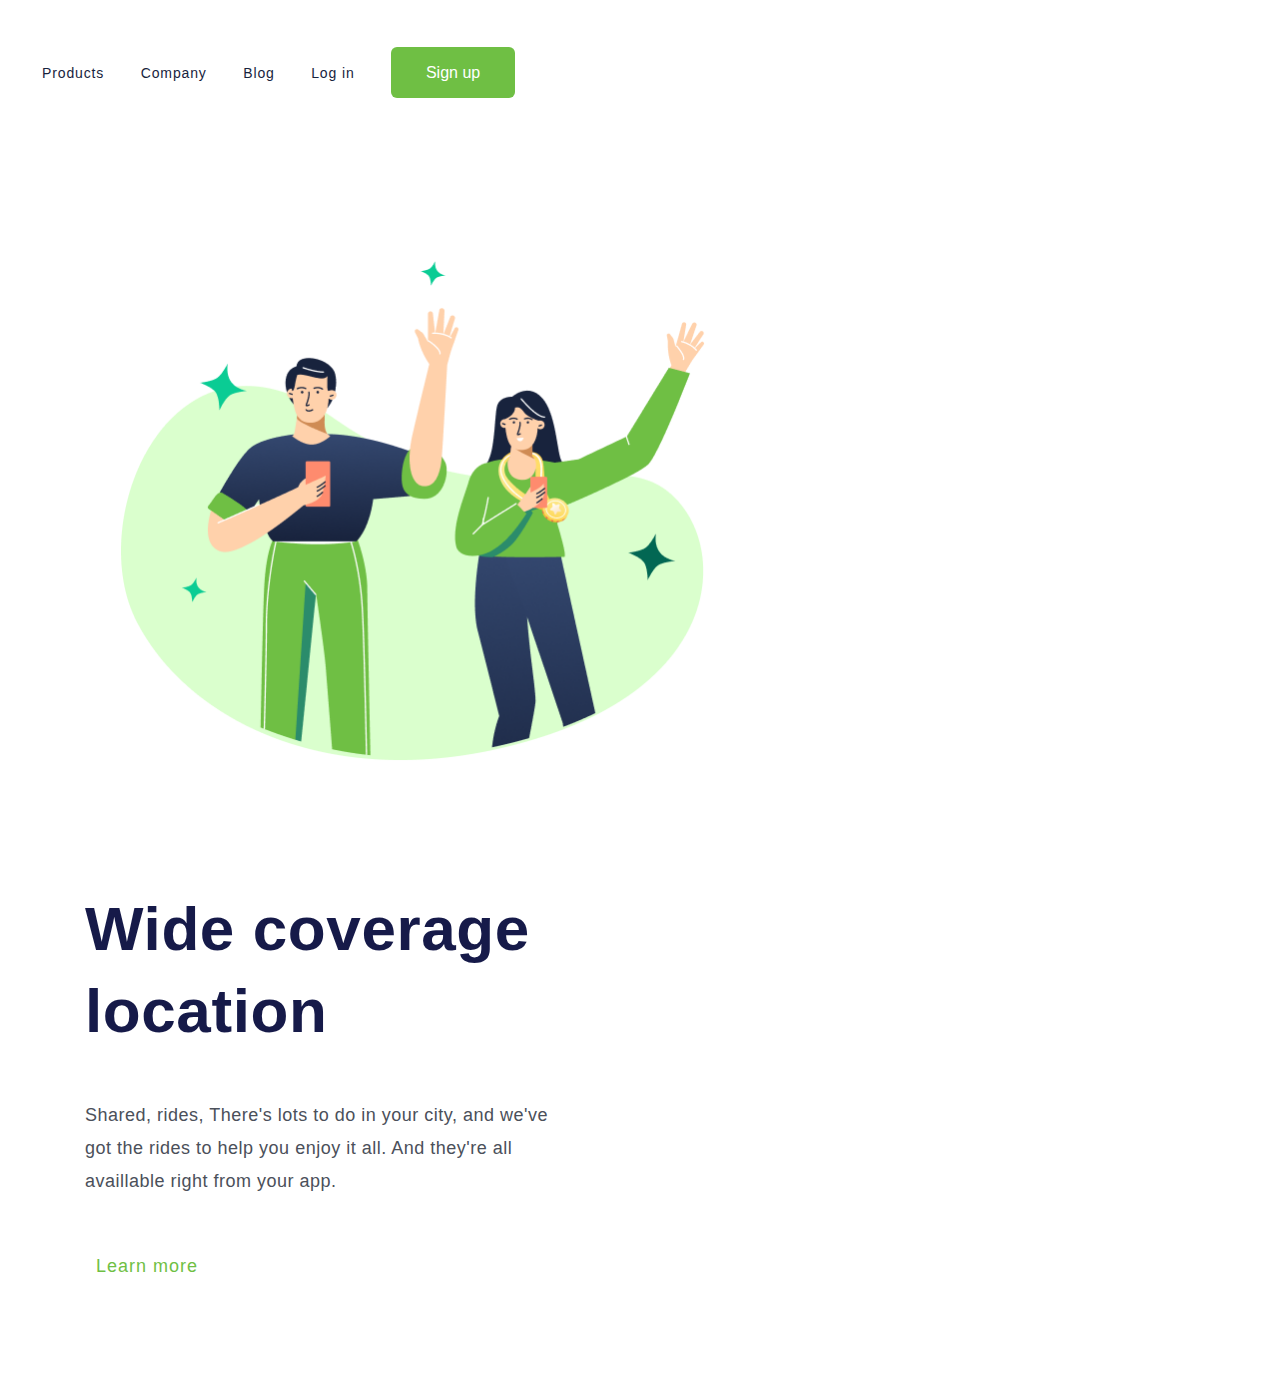
<file: index.html>
<!DOCTYPE html>
<html lang="pt-br">
<head>
    <meta charset="UTF-8">
    <meta http-equiv="X-UA-Compatible" content="IE=edge">
    <meta name="viewport" content="width=device-width, initial-scale=1.0">
    <link rel="stylesheet" href="./styles.css">
    <link rel="preconnect" href="https://fonts.googleapis.com">
    <link rel="preconnect" href="https://fonts.gstatic.com" crossorigin>
    <link href="https: //fonts.googleapis.com/css2?family= Poppins & display família= Poppins:wght@400;500;600;700;900 & swap" rel="stylesheet">
    <title>Wide coverage location</title>
</head>
<body>
   <header>
        <a class="link-header">Products</a>
        <a class="link-header">Company</a>
        <a class="link-header">Blog</a>
        <a class="link-header">Log in</a>
        <button class="button-header">Sign up</button>
    </header>
    <main>
        <img src="./img/wide-coverage-location.png" alt="wide-covarade-location-logo" class="logo-image">
   
        <section>
            <h1>Wide coverage location</h1>
            <p>Shared, rides, There's lots to do in your city, and we've got the rides to help you enjoy it all. And they're all availlable right from your app.</p>
            <button class="button-main">Learn more</button>
        </section>
    </main>
</body>
</html>
</file>
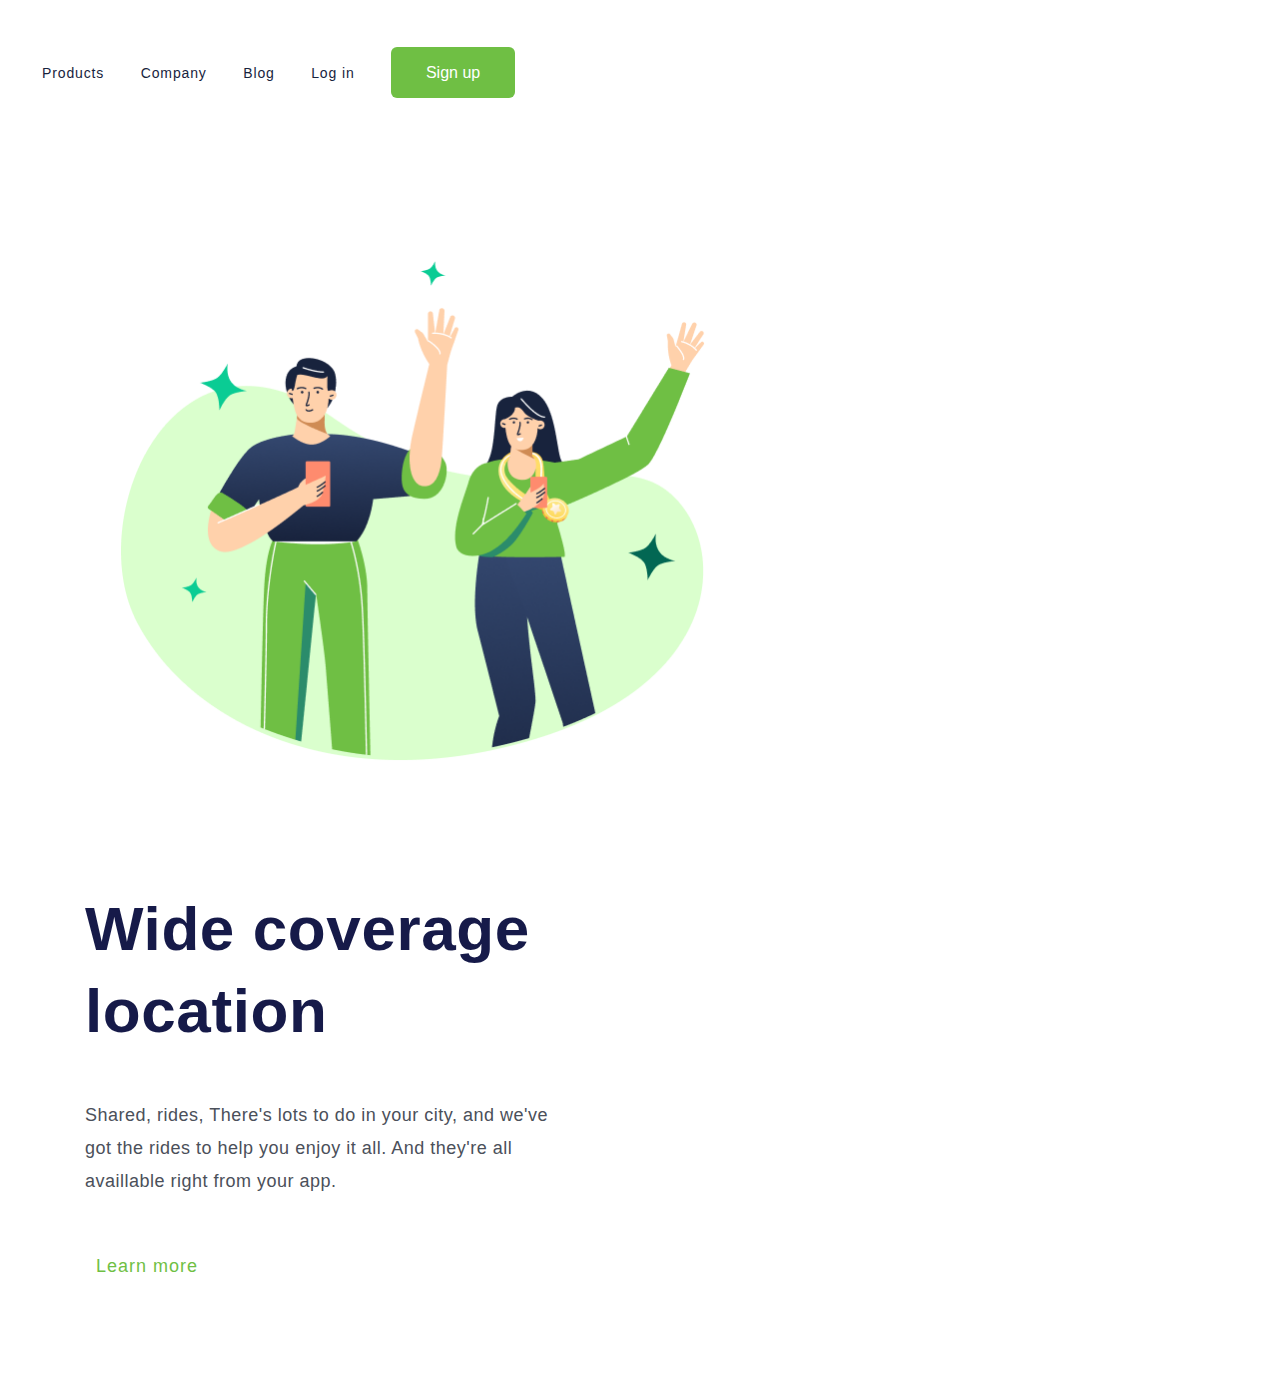
<file: Index Desafio 1.html>
<!DOCTYPE html>
<html lang="pt-br">
<head>
    <meta charset="UTF-8">
    <meta http-equiv="X-UA-Compatible" content="IE=edge">
    <meta name="viewport" content="width=device-width, initial-scale=1.0">
    <link rel="stylesheet" href="./Styles Desafio 1.css">
    <link rel="preconnect" href="https://fonts.googleapis.com">
    <link rel="preconnect" href="https://fonts.gstatic.com" crossorigin>
    <link href="https: //fonts.googleapis.com/css2?family= Poppins & display família= Poppins:wght@400;500;600;700;900 & swap" rel="stylesheet">
    <title>Wide coverage location</title>
</head>
<body>
   <header>
        <a class="link-header">Products</a>
        <a class="link-header">Company</a>
        <a class="link-header">Blog</a>
        <a class="link-header">Log in</a>
        <button class="button-header">Sign up</button>
    </header>
    <main>
        <img src="./img/wide-coverage-location.png" alt="wide-covarade-location-logo" class="logo-image">
   
        <section>
            <h1>Wide coverage location</h1>
            <p>Shared, rides, There's lots to do in your city, and we've got the rides to help you enjoy it all. And they're all availlable right from your app.</p>
            <button class="button-main">Learn more</button>
        </section>
    </main>
</body>
</html>
</file>
<file: styles.css>
* {
    font-family: 'Poppins', sans-serif;
    margin: 0;
    padding: 0;
    box-sizing: border-box;
}

header {
    margin-top: 47px;
    margin-left: 42px;
}

.link-header {
    font-weight: 400;
    font-size: 14px;
    line-height: 21px;
    text-align: center;
    letter-spacing: 0.875px;
    color: #17233D;
    cursor: pointer;
    margin-right: 32px;
}

.button-header {
    background: #6FBF44;
    border: 1px solid #4CB538;
    border-radius: 6px;
    width: 124px;
    height: 51px;
    border: none;
    font-weight: 500;
    font-size: 16px;
    line-height: 24px;
    color: #FFFFFF;
    cursor: pointer;
}

.logo-image {
    width: 595.18px;
    height: 500px;
    margin-top: 163px;
    margin-bottom: 123px;
    margin-left: 121px;
    display: inline-block;

}

section {
    display: inline-block;
    margin-left: 85px;
    width: 493px;
}

h1 {
    font-weight: 700;
    font-size: 62px;
    line-height: 82px;
    letter-spacing: 0.596154px;
    color: #161A49;
  
}

p {
    font-weight: 400;
    font-size: 18px;
    line-height: 33px;
    letter-spacing: 0.5px;
    color: #4B505A;
    margin-top: 47px;
    margin-bottom: 55px;

}

.button-main {
    color: #6FBF44;
    border-radius: 6px;
    width: 124px;
    height: 27px;
    border: none;
    cursor: pointer;
    font-weight: 500;
    font-size: 18px;
    line-height: 27px;
    letter-spacing: 1px;
    background: transparent;
    margin-bottom: 114px;
}
</file>
<file: Styles Desafio 1.css>
* {
    font-family: 'Poppins', sans-serif;
    margin: 0;
    padding: 0;
    box-sizing: border-box;
}

header {
    margin-top: 47px;
    margin-left: 42px;
}

.link-header {
    font-weight: 400;
    font-size: 14px;
    line-height: 21px;
    text-align: center;
    letter-spacing: 0.875px;
    color: #17233D;
    cursor: pointer;
    margin-right: 32px;
}

.button-header {
    background: #6FBF44;
    border: 1px solid #4CB538;
    border-radius: 6px;
    width: 124px;
    height: 51px;
    border: none;
    font-weight: 500;
    font-size: 16px;
    line-height: 24px;
    color: #FFFFFF;
    cursor: pointer;
}

.logo-image {
    width: 595.18px;
    height: 500px;
    margin-top: 163px;
    margin-bottom: 123px;
    margin-left: 121px;
    display: inline-block;

}

section {
    display: inline-block;
    margin-left: 85px;
    width: 493px;
}

h1 {
    font-weight: 700;
    font-size: 62px;
    line-height: 82px;
    letter-spacing: 0.596154px;
    color: #161A49;
  
}

p {
    font-weight: 400;
    font-size: 18px;
    line-height: 33px;
    letter-spacing: 0.5px;
    color: #4B505A;
    margin-top: 47px;
    margin-bottom: 55px;

}

.button-main {
    color: #6FBF44;
    border-radius: 6px;
    width: 124px;
    height: 27px;
    border: none;
    cursor: pointer;
    font-weight: 500;
    font-size: 18px;
    line-height: 27px;
    letter-spacing: 1px;
    background: transparent;
    margin-bottom: 114px;
}
</file>
